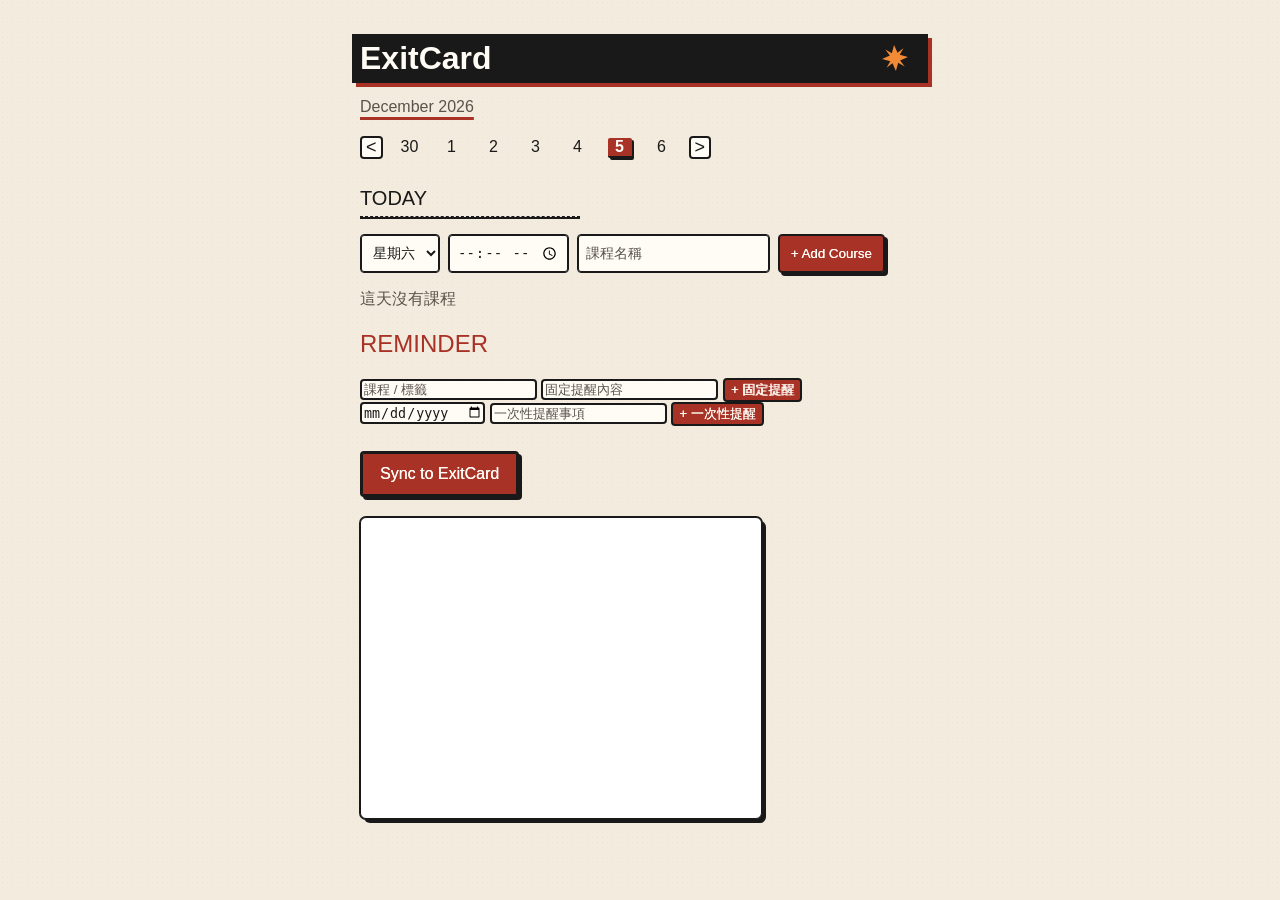
<file: Web/index.html>
<!DOCTYPE html>
<html lang="zh-TW">

<head>
    <meta charset="UTF-8">
    <meta name="viewport" content="width=device-width, initial-scale=1.0">

    <title>ExitCard</title>

    <link rel="stylesheet" href="style.css">
</head>

<body class="exitcard-web">

    <h1>ExitCard</h1>

    <p id="month-title"></p>


    <!-- ========================= -->
    <!-- 日期 -->
    <!-- ========================= -->

    <div class="week">

        <button
            id="prev-week"
            class="week-arrow">
            &lt;
        </button>

        <div id="week-days"></div>

        <button
            id="next-week"
            class="week-arrow">
            &gt;
        </button>

    </div>


    <!-- ========================= -->
    <!-- 課程 -->
    <!-- ========================= -->

    <h2
        class="section-title"
        id="selected-date-title">
        Today
    </h2>


    <div class="course-form">

        <select id="course-day">

            <option value="1">星期一</option>
            <option value="2">星期二</option>
            <option value="3">星期三</option>
            <option value="4">星期四</option>
            <option value="5">星期五</option>
            <option value="6">星期六</option>
            <option value="7">星期日</option>

        </select>


        <input
            type="time"
            id="course-time">


        <input
            type="text"
            id="course-name"
            placeholder="課程名稱">


        <button id="add-course">
            + Add Course
        </button>

    </div>


    <div id="course-list"></div>


    <!-- ========================= -->
    <!-- Reminder -->
    <!-- ========================= -->

    <h2>Reminder</h2>

    <!-- 固定提醒 -->
    <div class="reminder-input-row">

        <input
            type="text"
            id="reminder-course"
            placeholder="課程 / 標籤"
        >

        <input
            type="text"
            id="reminder-text"
            placeholder="固定提醒內容"
        >

        <button id="add-fixed-reminder">
            + 固定提醒
        </button>

    </div>


    <!-- 一次性提醒 -->
    <div class="reminder-input-row">

        <input
            type="date"
            id="reminder-date"
        >

        <input
            type="text"
            id="reminder-once-text"
            placeholder="一次性提醒事項"
        >

        <button id="add-once-reminder">
            + 一次性提醒
        </button>

    </div>


    <div id="reminder-list"></div>
    <!-- ========================= -->
    <!-- 同步 -->
    <!-- ========================= -->

    <button
        type="button"
        id="sync-exitcard"
        onclick="syncWeekToExitCard()">
        Sync to ExitCard
    </button>


    <!-- ========================= -->
    <!-- 電子紙預覽 -->
    <!-- ========================= -->

    <canvas
        id="epaper-canvas"
        width="400"
        height="300">
    </canvas>


    <!-- 隱藏接收 CrowPanel 回傳 -->
    <iframe
        name="sync-frame"
        style="display:none;">
    </iframe>


    <!-- JS 放最後 -->
    <script src="script.js?v=6"></script>

</body>

</html>
</file>
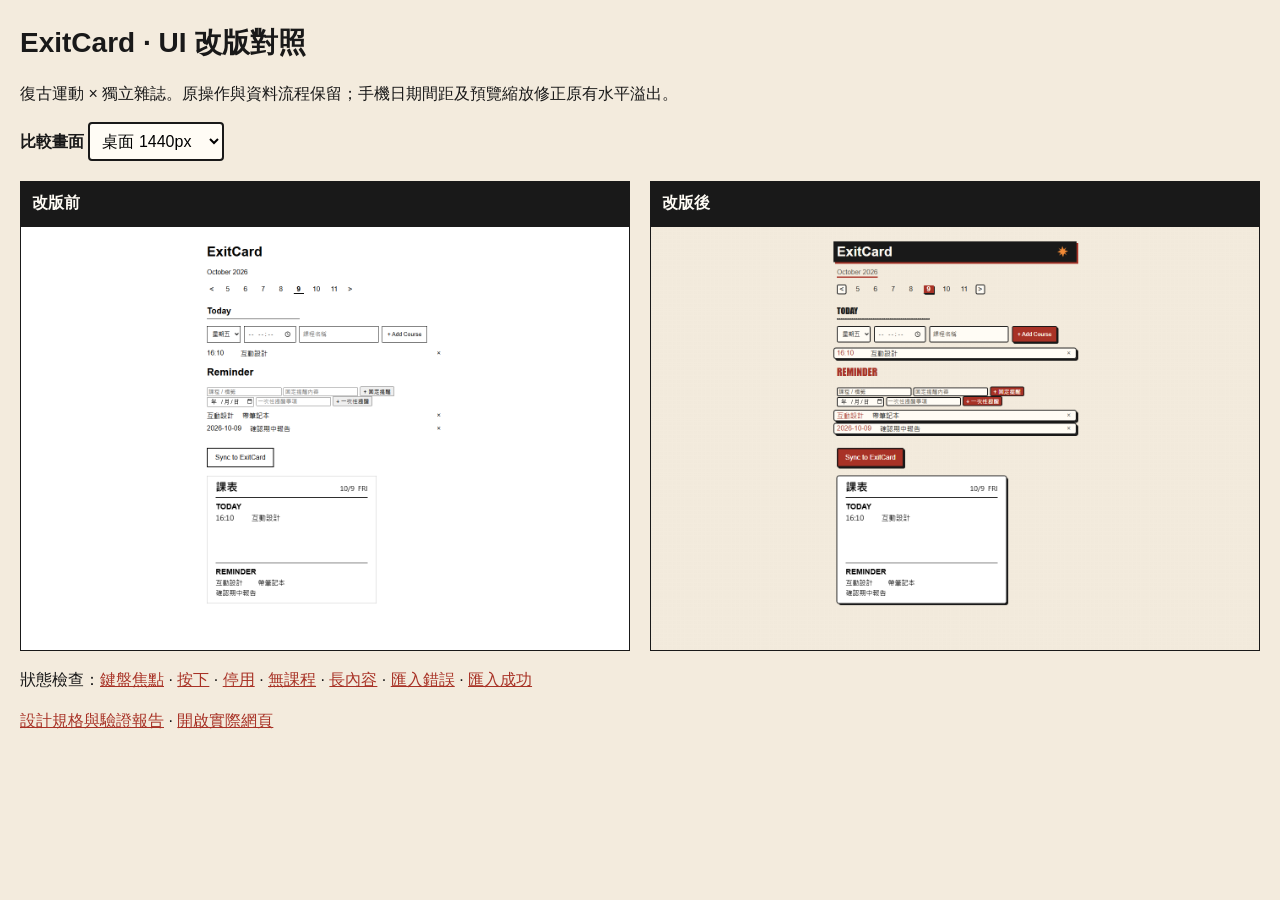
<file: docs/ui-review/index.html>
<!doctype html>
<html lang="zh-Hant">
<meta charset="utf-8">
<meta name="viewport" content="width=device-width, initial-scale=1">
<title>ExitCard — UI 改版對照</title>
<style>
:root{font-family:Arial,sans-serif;color:#191919;background:#f3ebdd}body{margin:24px auto;padding:0 20px;max-width:1500px}h1{font-size:28px}label{font-weight:bold}select,a{font:inherit}select{padding:8px;background:#fffcf5;border:2px solid #191919;border-radius:4px}a{color:#a83226}main{display:grid;grid-template-columns:1fr 1fr;gap:20px;margin-top:20px}figure{margin:0;min-width:0}figcaption{padding:12px;background:#191919;color:#fffcf5;font-weight:bold}img{display:block;width:100%;height:auto;border:1px solid #191919;box-sizing:border-box}p{line-height:1.6}@media(max-width:650px){main{grid-template-columns:1fr}}
</style>
<h1>ExitCard · UI 改版對照</h1>
<p>復古運動 × 獨立雜誌。原操作與資料流程保留；手機日期間距及預覽縮放修正原有水平溢出。</p>
<label for="size">比較畫面 </label>
<select id="size"><option value="web-1440">桌面 1440px</option><option value="web-1024">桌面 1024px</option><option value="web-768">平板 768px</option><option value="web-390">手機 390px</option><option value="web-360">手機 360px</option><option value="connector">匯入擴充套件</option></select>
<main><figure><figcaption>改版前</figcaption><img id="before" src="before/web-1440.png" alt="改版前桌面畫面"></figure><figure><figcaption>改版後</figcaption><img id="after" src="after/web-1440.png" alt="改版後桌面畫面"></figure></main>
<p>狀態檢查：<a href="after/focus.png">鍵盤焦點</a> · <a href="after/pressed.png">按下</a> · <a href="after/disabled.png">停用</a> · <a href="after/empty.png">無課程</a> · <a href="after/long-content.png">長內容</a> · <a href="after/connector-error.png">匯入錯誤</a> · <a href="after/connector-success.png">匯入成功</a></p>
<p><a href="README.md">設計規格與驗證報告</a> · <a href="../../Web/index.html">開啟實際網頁</a></p>
<script>
document.getElementById('size').addEventListener('change',function(){for(const phase of ['before','after']){const img=document.getElementById(phase);img.src=phase+'/'+this.value+'.png';img.alt=(phase==='before'?'改版前':'改版後')+this.selectedOptions[0].textContent;}});
</script>
</html>
</file>
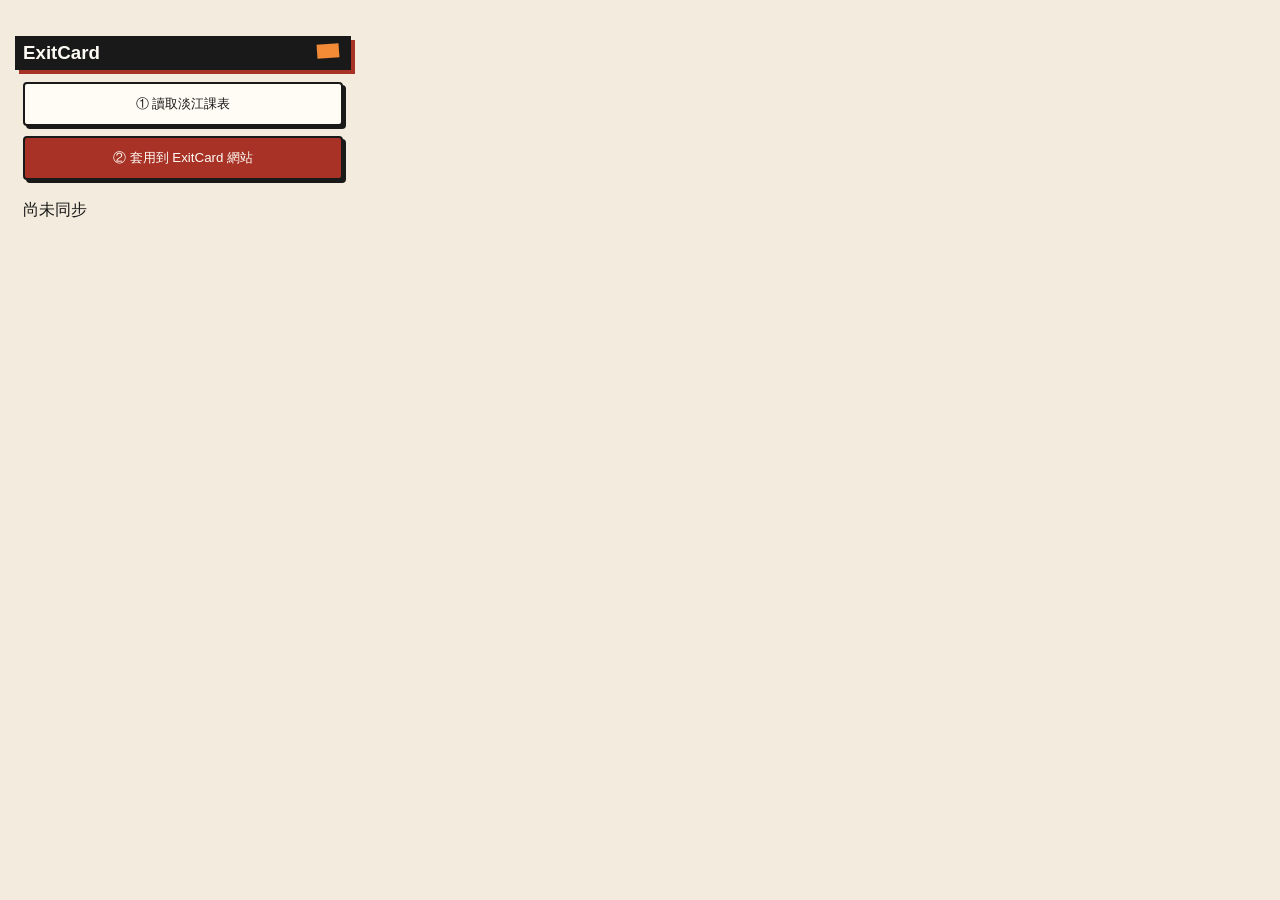
<file: tku-connector/popup.html>
<!DOCTYPE html>
<html lang="zh-TW">

<head>
    <meta charset="UTF-8">

    <style>
        body {
            width: 320px;
            font-family: Arial, sans-serif;
            padding: 15px;
        }

        button {
            width: 100%;
            padding: 11px;
            margin-bottom: 10px;
            cursor: pointer;
        }

        #status {
            margin: 10px 0;
        }

        pre {
            font-size: 11px;
            max-height: 250px;
            overflow: auto;
            white-space: pre-wrap;
        }
    </style>
    <link rel="stylesheet" href="popup.css">
</head>

<body>

    <h3>ExitCard</h3>

    <button id="readBtn">
        ① 讀取淡江課表
    </button>

    <button id="applyBtn">
        ② 套用到 ExitCard 網站
    </button>

    <div id="status">
        尚未同步
    </div>

    <pre id="result"></pre>

    <script src="popup.js"></script>

</body>

</html>
</file>
<file: Web/style.css>
body {
    font-family: Arial, sans-serif;
    max-width: 600px;
    margin: 40px auto;
    padding: 0 20px;
}
.week {
    display: flex;
    gap: 18px;
    margin: 20px 0 28px;
}
.section-title {
    font-size: 20px;
    border-bottom: 1px solid black;
    padding-bottom: 6px;
    margin-top: 28px;
    width: 220px;
}
.course {
    display: flex;
    margin: 16px 0;
}

.time {
    width: 55px;
}

.reminder {
    display: flex;
    gap: 18px;
    margin: 18px 0;
}

.add-button {
    background-color: white;
    border: 1px solid black;
    padding: 8px 12px;
    cursor: pointer;
    font-size: 14px;
}

.add-button:hover {
    background-color: #eeeeee;
}
@media (max-width: 600px) {
    body {
        margin: 20px auto;
        padding: 0 20px;
    }

    h1 {
        font-size: 28px;
    }

    .week {
        gap: 14px;
    }

    .section-title {
        width: 100%;
    }
}
.reminder-form {
    display: flex;
    gap: 8px;
    margin-bottom: 15px;
    flex-wrap: wrap;
}

.reminder-form input {
    padding: 8px;
    border: 1px solid black;
    font-size: 14px;
}
#add-reminder {
    padding: 8px 12px;
    background-color: white;
    border: 1px solid black;
    cursor: pointer;
}
.reminder {
    display: flex;
    align-items: center;
    gap: 20px;
    margin: 10px 0;
}

.delete-button {
    margin-left: auto;
    border: none;
    background: none;
    cursor: pointer;
    font-size: 16px;
}
.course-form {
    display: flex;
    gap: 8px;
    margin-bottom: 15px;
    flex-wrap: wrap;
}
.course-form input {
    padding: 8px;
    border: 1px solid black;
    font-size: 14px;
}
#add-course {
    padding: 8px 12px;
    background-color: white;
    border: 1px solid black;
    cursor: pointer;
}
.course {
    display: flex;
    align-items: center;
    gap: 20px;
    margin: 10px 0;
}

.course .time {
    width: 60px;
}
* {
    box-sizing: border-box;
}

@media (max-width: 600px) {
    .course-form,
    .reminder-form {
        display: grid;
        grid-template-columns: 1fr;
        width: 100%;
    }

    .course-form input,
    .course-form select,
    .reminder-form input,
    #add-course,
    #add-reminder {
        width: 100%;
    }
}

.course-form select {
    padding: 8px;
    border: 1px solid black;
    font-size: 14px;
    background-color: white;
}
.week {
    display: flex;
    align-items: center;
    gap: 15px;
}

#week-days {
    display: flex;
    gap: 18px;
}

.week-arrow {
    border: none;
    background: none;
    font-size: 18px;
    cursor: pointer;
}

.day-number {
    min-width: 24px;
    text-align: center;
}

.today-date {
    font-weight: bold;
    border-bottom: 2px solid black;
}
#sync-exitcard {
    margin-top: 25px;
    padding: 12px 18px;
    background-color: white;
    border: 2px solid black;
    font-size: 16px;
    cursor: pointer;
}
/* Street poster theme. Geometry above is intentionally retained. */
:root {
    color-scheme: light;
    --paper: #F3EBDD;
    --surface: #FFFCF5;
    --ink: #191919;
    --muted: #59534B;
    --brand: #A83226;
    --brand-hover: #8C281F;
    --accent: #F28A36;
    --disabled: #D9D0C2;
    --card-radius: 6px;
    --control-radius: 4px;
    --hard-shadow: 4px 4px 0 var(--ink);
    --display-font: Impact, 'Arial Narrow', Arial, sans-serif;
    --ui-transition: 120ms ease-out;
}

body.exitcard-web {
    background-color: var(--paper);
    background-image: radial-gradient(rgba(25, 25, 25, .025) .6px, transparent .6px);
    background-size: 5px 5px;
    color: var(--ink);
}

.exitcard-web h1 {
    position: relative;
    isolation: isolate;
    color: var(--surface);
    font-weight: 700;
}

/* Painted outside the existing title box: no added header or layout height. */
.exitcard-web h1::before {
    content: '';
    position: absolute;
    inset: -6px -8px;
    z-index: -1;
    background: var(--ink);
    box-shadow: 4px 4px 0 var(--brand);
    pointer-events: none;
}

.exitcard-web h1::after {
    content: '';
    position: absolute;
    right: 12px;
    top: 5px;
    width: 26px;
    height: 26px;
    background: var(--accent);
    clip-path: polygon(50% 0%, 61% 31%, 85% 15%, 69% 39%, 100% 50%, 69% 61%, 85% 85%, 61% 69%, 50% 100%, 39% 69%, 15% 85%, 31% 61%, 0% 50%, 31% 39%, 15% 15%, 39% 31%);
    transform: rotate(-4deg);
    pointer-events: none;
}

.exitcard-web #month-title {
    color: var(--muted);
    text-decoration: underline;
    text-decoration-color: var(--brand);
    text-decoration-thickness: 3px;
    text-underline-offset: 5px;
}

.exitcard-web h2 {
    font-family: var(--display-font);
    font-weight: 400;
    line-height: 28px;
    text-transform: uppercase;
    color: var(--brand);
}

.exitcard-web .section-title {
    line-height: 23px;
    color: var(--ink);
    border-bottom-color: var(--ink);
    border-bottom-style: dashed;
    box-shadow: 0 2px 0 var(--ink);
}

.exitcard-web :is(button, input, select, .day-number) {
    transition: background-color var(--ui-transition), color var(--ui-transition),
        border-color var(--ui-transition), box-shadow var(--ui-transition);
}

.exitcard-web :is(input, select) {
    color: var(--ink);
    background-color: var(--surface);
    border-color: var(--ink);
    border-style: solid;
    border-radius: var(--control-radius);
    accent-color: var(--brand);
}

.exitcard-web .course-form :is(input, select) {
    box-shadow: inset 0 0 0 1px var(--ink);
}

.exitcard-web input::placeholder {
    color: var(--muted);
    opacity: 1;
}

.exitcard-web :is(#add-course, #add-fixed-reminder, #add-once-reminder, #sync-exitcard) {
    background: var(--brand);
    color: var(--surface);
    border-color: var(--ink);
    border-style: solid;
    border-radius: var(--control-radius);
    cursor: pointer;
    text-shadow: .2px 0 currentColor;
}

.exitcard-web :is(#add-course, #sync-exitcard) {
    box-shadow: inset 0 0 0 1px var(--ink), 3px 3px 0 var(--ink);
}

.exitcard-web :is(#add-course, #add-fixed-reminder, #add-once-reminder, #sync-exitcard):not(:disabled):hover {
    background: var(--brand-hover);
}

.exitcard-web :is(#add-course, #sync-exitcard):not(:disabled):active {
    box-shadow: inset 0 0 0 1px var(--ink), 1px 1px 0 var(--ink);
}

.exitcard-web .week-arrow {
    color: var(--ink);
    border-radius: var(--control-radius);
    background: var(--surface);
    box-shadow: inset 0 0 0 2px var(--ink);
}

.exitcard-web .day-number {
    cursor: pointer;
    border-radius: 2px;
}

.exitcard-web .today-date {
    color: var(--surface);
    background: var(--brand);
    border-bottom-color: var(--ink);
    box-shadow: 2px 2px 0 var(--ink);
}

.exitcard-web .week-arrow:not(:disabled):hover,
.exitcard-web .day-number:not(.today-date):hover {
    background: var(--accent);
    color: var(--ink);
}

/* Ticket edges live in existing margins; text and delete hit areas do not move. */
.exitcard-web :is(.course, .reminder) {
    position: relative;
    isolation: isolate;
}

.exitcard-web :is(.course, .reminder)::before {
    content: '';
    position: absolute;
    inset: -3px -8px;
    z-index: -1;
    border-radius: var(--card-radius);
    background: var(--surface);
    box-shadow: inset 0 0 0 2px var(--ink), var(--hard-shadow);
    pointer-events: none;
}

.exitcard-web :is(.course, .reminder) > span {
    min-width: 0;
    overflow-wrap: anywhere;
}

.exitcard-web .course .time {
    flex-shrink: 0;
    color: var(--brand);
}

.exitcard-web .reminder > span:first-child {
    color: var(--brand);
}

.exitcard-web .delete-button {
    flex-shrink: 0;
    color: var(--muted);
    border-radius: var(--control-radius);
}

.exitcard-web .delete-button:not(:disabled):hover {
    background: var(--ink);
    color: var(--surface);
}

.exitcard-web #course-list > p {
    color: var(--muted);
}

.exitcard-web #epaper-canvas {
    /* CSS scales only the preview, never the 400 x 300 bitmap sent to hardware. */
    max-width: 100%;
    height: auto;
    border: 1px solid var(--ink);
    margin-top: 20px;
    border-radius: var(--card-radius);
    background: white;
    box-shadow: 0 0 0 1px var(--ink), var(--hard-shadow);
}

.exitcard-web :is(#add-course, #add-fixed-reminder, #add-once-reminder, #sync-exitcard, button, input, select):focus-visible:not(:disabled) {
    outline: 2px solid var(--surface);
    outline-offset: 2px;
    box-shadow: 0 0 0 6px var(--ink);
}

.exitcard-web :is(#add-course, #add-fixed-reminder, #add-once-reminder, #sync-exitcard, button, input, select):disabled {
    color: var(--muted);
    background: var(--disabled);
    border-color: var(--muted);
    box-shadow: none;
    text-shadow: none;
    cursor: not-allowed;
    opacity: 1;
}

@media (max-width: 600px) {
    /* Keep the seven dates in one row, fitting the original mobile container. */
    .exitcard-web #week-days {
        gap: clamp(0px, calc((100vw - 283px) / 6), 18px);
    }
}

@media (prefers-reduced-motion: reduce) {
    .exitcard-web :is(button, input, select, .day-number) {
        transition: none;
    }
}

@media (forced-colors: active) {
    .exitcard-web h1 { color: CanvasText; }
    .exitcard-web h1::before,
    .exitcard-web h1::after { display: none; }
    .exitcard-web :is(.course, .reminder)::before { border: 2px solid CanvasText; }
    .exitcard-web .today-date { outline: 2px solid Highlight; }
    .exitcard-web :is(#add-course, #add-fixed-reminder, #add-once-reminder, #sync-exitcard, button, input, select):focus-visible:not(:disabled) { outline-color: Highlight; }
}
</file>
<file: tku-connector/popup.css>
/* Same theme tokens as the website, kept local to the extension package. */
:root {
    color-scheme: light;
    --paper: #F3EBDD;
    --surface: #FFFCF5;
    --ink: #191919;
    --muted: #59534B;
    --brand: #A83226;
    --accent: #F28A36;
}
body {
    background: var(--paper);
    color: var(--ink);
}
h3 {
    position: relative;
    isolation: isolate;
    color: var(--surface);
    font-weight: 700;
}
h3::before {
    content: '';
    position: absolute;
    inset: -6px -8px;
    z-index: -1;
    background: var(--ink);
    box-shadow: 4px 4px 0 var(--brand);
    pointer-events: none;
}
h3::after {
    content: '';
    position: absolute;
    right: 4px;
    top: 2px;
    width: 22px;
    height: 14px;
    background: var(--accent);
    transform: rotate(-4deg);
    pointer-events: none;
}
button {
    border-color: var(--ink);
    border-style: solid;
    border-radius: 4px;
    background: var(--surface);
    color: var(--ink);
    box-shadow: 3px 3px 0 var(--ink);
    transition: background-color 120ms ease-out, color 120ms ease-out, box-shadow 120ms ease-out;
}
#applyBtn { background: var(--brand); color: var(--surface); }
button:not(:disabled):hover { background: var(--accent); }
#applyBtn:not(:disabled):hover { background: #8C281F; }
button:not(:disabled):active { box-shadow: 1px 1px 0 var(--ink); }
button:focus-visible {
    outline: 2px solid var(--surface);
    outline-offset: 2px;
    box-shadow: 0 0 0 6px var(--ink);
}
#applyBtn:disabled, button:disabled {
    color: var(--muted);
    background: #D9D0C2;
    border-color: var(--muted);
    box-shadow: none;
    cursor: not-allowed;
    opacity: 1;
}
#status { color: var(--ink); }
pre {
    color: var(--muted);
    background: var(--surface);
    border-radius: 6px;
    overflow-wrap: anywhere;
}
@media (prefers-reduced-motion: reduce) { button { transition: none; } }
@media (forced-colors: active) {
    h3 { color: CanvasText; }
    h3::before, h3::after { display: none; }
    button:focus-visible { outline-color: Highlight; }
}
</file>
